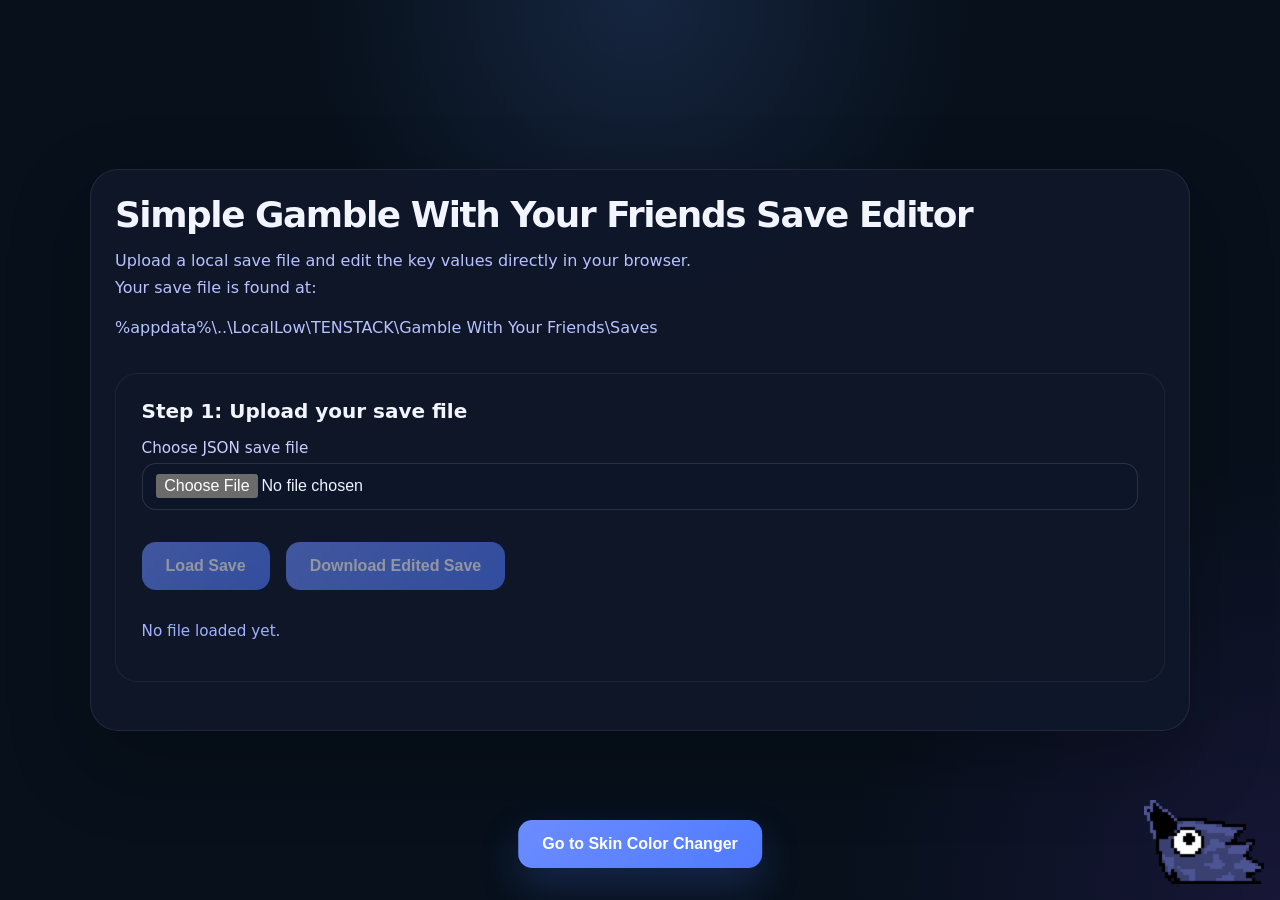
<file: RandomStuff/Projects/GWYFSave/index.html>
﻿<!DOCTYPE html>
<html lang="en">
<head>
    <meta charset="UTF-8" />
    <meta name="viewport" content="width=device-width, initial-scale=1.0" />
    <title>Simple Gamble With Your Friends Save Editor</title>
    <meta name="description" content="Local save editor for Simple Gamble With Your Friends. Edit money, tickets, seed, and player organs in-browser.">
    <meta property="og:title" content="Simple Gamble With Your Friends Save Editor">
    <meta property="og:description" content="Edit GWYF save files locally in your browser. Change money, tickets, seed, and player organ state.">
    <meta property="og:type" content="website">
    <meta property="og:site_name" content="Simple Gamble With Your Friends Save Editor">
    <style>
        :root {
            color-scheme: dark;
            background: #0c1220;
            color: #f2f5ff;
            font-family: Inter, system-ui, -apple-system, BlinkMacSystemFont, "Segoe UI", sans-serif;
        }
        * {
            box-sizing: border-box;
        }
        html, body {
            min-height: 100%;
            margin: 0;
            padding: 0;
        }
        body {
            min-height: 100vh;
            display: flex;
            justify-content: center;
            align-items: center;
            padding: 1rem;
            background: radial-gradient(circle at top, rgba(100, 150, 255, 0.16), transparent 30%),
                        radial-gradient(circle at bottom right, rgba(140, 70, 255, 0.12), transparent 28%),
                        #07101b;
        }
        .frame {
            width: min(1100px, 100%);
            max-height: calc(100vh - 2rem);
            padding: 1.5rem;
            border-radius: 28px;
            background: rgba(15, 23, 42, 0.94);
            border: 1px solid rgba(255,255,255,0.08);
            box-shadow: 0 30px 80px rgba(0, 0, 0, 0.25);
            overflow-y: auto;
        }
        header {
            display: grid;
            gap: 0.75rem;
            margin-bottom: 2rem;
        }
        header h1 {
            margin: 0;
            font-size: clamp(2rem, 2.8vw, 3.3rem);
            letter-spacing: -0.04em;
        }
        header p {
            margin: 0;
            color: #b8c2ff;
            max-width: 60ch;
            line-height: 1.7;
        }
        .card {
            margin-bottom: 1.5rem;
            padding: 1.6rem;
            border-radius: 22px;
            background: rgba(15, 23, 42, 0.76);
            border: 1px solid rgba(255,255,255,0.06);
        }
        .card h2 {
            margin-top: 0;
            margin-bottom: 1rem;
            font-size: 1.25rem;
        }
        .field-group {
            display: grid;
            gap: 1rem;
        }
        .field {
            display: grid;
            gap: 0.35rem;
        }
        .field label {
            font-size: 0.95rem;
            color: #c8d0ff;
        }
        .field input[type="text"],
        .field input[type="number"],
        .field input[type="file"] {
            width: 100%;
            padding: 0.95rem 1rem;
            border-radius: 14px;
            border: 1px solid rgba(255,255,255,0.12);
            background: rgba(14, 22, 40, 0.9);
            color: #eef3ff;
            font-size: 1rem;
        }
        .field input[type="file"] {
            cursor: pointer;
            padding: 0.65rem 0.85rem;
        }
        .actions {
            display: flex;
            flex-wrap: wrap;
            gap: 1rem;
            align-items: center;
            margin-top: 1rem;
        }
        button {
            border: none;
            cursor: pointer;
            border-radius: 14px;
            padding: 0.95rem 1.5rem;
            font-weight: 700;
            font-size: 1rem;
            background: linear-gradient(135deg, #6c8cff 0%, #4f7bff 100%);
            color: white;
            box-shadow: 0 18px 40px rgba(79, 123, 255, 0.22);
            transition: transform 0.18s ease, box-shadow 0.18s ease;
        }
        button:hover {
            transform: translateY(-1px);
            box-shadow: 0 22px 44px rgba(79, 123, 255, 0.3);
        }
        button:disabled {
            opacity: 0.55;
            cursor: not-allowed;
            box-shadow: none;
        }
        .organ-grid {
            display: grid;
            gap: 1rem;
        }
        .organ-card {
            padding: 1rem;
            border-radius: 18px;
            background: rgba(7, 15, 28, 0.85);
            border: 1px solid rgba(255,255,255,0.08);
        }
        .organ-row {
            display: flex;
            flex-wrap: wrap;
            gap: 0.75rem;
            align-items: center;
        }
        .organ-row input[type="checkbox"] {
            accent-color: #6c8cff;
            width: 1.15rem;
            height: 1.15rem;
        }
        .organ-row label {
            user-select: none;
        }
        .notice {
            margin-top: 0.75rem;
            padding: 1rem 1.1rem;
            border-radius: 16px;
            background: rgba(70, 78, 112, 0.16);
            border: 1px solid rgba(111, 123, 255, 0.16);
            color: #d7ddff;
        }
        .status {
            margin-top: 1rem;
            color: #a2b0ff;
            font-size: 0.95rem;
        }
        @media (min-width: 760px) {
            .field-grid-3 {
                display: grid;
                grid-template-columns: repeat(3, minmax(0, 1fr));
                gap: 1rem;
            }
            .organ-grid {
                grid-template-columns: repeat(2, minmax(0, 1fr));
            }
        }
        .nav-footer {
            position: fixed;
            bottom: 2rem;
            left: 50%;
            transform: translateX(-50%);
            display: flex;
            gap: 1rem;
            z-index: 100;
        }
        .nav-footer a {
            text-decoration: none;
        }
        .coin-modal {
            display: none;
            position: fixed;
            top: 0;
            left: 0;
            right: 0;
            bottom: 0;
            background: rgba(0, 0, 0, 0.7);
            z-index: 1000;
            justify-content: center;
            align-items: center;
        }
        .coin-modal.active {
            display: flex;
        }
        .coin-container {
            position: relative;
            width: 150px;
            height: 150px;
            perspective: 1000px;
        }
        .coin {
            width: 100%;
            height: 100%;
            position: relative;
            transform-style: preserve-3d;
        }
        @keyframes flip {
            0% { transform: rotateY(0deg); }
            100% { transform: rotateY(1980deg); }
        }
        .coin-side {
            position: absolute;
            width: 100%;
            height: 100%;
            display: flex;
            justify-content: center;
            align-items: center;
            font-size: 3rem;
            font-weight: bold;
            border-radius: 50%;
            backface-visibility: hidden;
        }
        .coin-green {
            background: linear-gradient(135deg, #4ade80 0%, #22c55e 100%);
            color: white;
            box-shadow: 0 10px 30px rgba(34, 197, 94, 0.4);
        }
        .coin-red {
            background: linear-gradient(135deg, #ef4444 0%, #dc2626 100%);
            color: white;
            box-shadow: 0 10px 30px rgba(220, 38, 38, 0.4);
            transform: rotateY(180deg);
        }
        .coin-result {
            position: absolute;
            top: 50%;
            left: 50%;
            transform: translate(-50%, -50%);
            text-align: center;
            margin-top: 150px;
            color: white;
            font-size: 1.5rem;
            font-weight: bold;
            opacity: 0;
            transition: opacity 0.5s ease;
        }
        .coin-result.show {
            opacity: 1;
        }
    </style>
</head>
<body>
    <div class="frame">
        <header>
            <h1>Simple Gamble With Your Friends Save Editor</h1>
            <p>Upload a local save file and edit the key values directly in your browser. Your save file is found at: </p>
            <p>%appdata%\..\LocalLow\TENSTACK\Gamble With Your Friends\Saves</p>
        </header>

        <section class="card">
            <h2>Step 1: Upload your save file</h2>
            <div class="field-group">
                <div class="field">
                    <label for="saveFile">Choose JSON save file</label>
                    <input id="saveFile" type="file" accept=".json" />
                </div>
                <div class="actions">
                    <button id="loadButton" type="button" disabled>Load Save</button>
                    <button id="downloadButton" type="button" disabled>Download Edited Save</button>
                </div>
                <p class="status" id="fileStatus">No file loaded yet.</p>
            </div>
        </section>

        <section class="card" id="editorSection" style="display: none;">
            <h2>Save editor</h2>
            <div class="notice">Edit money, tickets, and seed values.</div>
            <div class="field-grid-3">
                <div class="field">
                    <label for="moneyInput">Money</label>
                    <input id="moneyInput" type="number" min="0" step="1" />
                </div>
                <div class="field">
                    <label for="ticketsInput">Tickets</label>
                    <input id="ticketsInput" type="number" min="0" step="1" />
                </div>
                <div class="field">
                    <label for="seedInput">Seed</label>
                    <input id="seedInput" type="number" step="1" />
                </div>
            </div>
            <div class="status" id="saveInfo"></div>
        </section>

        <section class="card" id="organsSection" style="display: none;">
            <h2>Player organ states</h2>
            <div class="notice">Toggle organs on or off for each persons entry.</div>
            <div class="organ-grid" id="organGrid"></div>
        </section>
    </div>

    <div class="coin-modal" id="coinModal">
        <div class="coin-container">
            <div class="coin" id="coinFlip">
                <div class="coin-side coin-green">✓</div>
                <div class="coin-side coin-red">✗</div>
            </div>
            <div class="coin-result" id="coinResult"></div>
        </div>
    </div>

    <nav class="nav-footer">
        <a href="Color/" style="text-decoration: none;"><button type="button">Go to Skin Color Changer</button></a>
    </nav>

    <script>
        const fileInput = document.getElementById('saveFile');
        const loadButton = document.getElementById('loadButton');
        const downloadButton = document.getElementById('downloadButton');
        const editorSection = document.getElementById('editorSection');
        const organsSection = document.getElementById('organsSection');
        const fileStatus = document.getElementById('fileStatus');
        const saveInfo = document.getElementById('saveInfo');
        const organGrid = document.getElementById('organGrid');
        const moneyInput = document.getElementById('moneyInput');
        const ticketsInput = document.getElementById('ticketsInput');
        const seedInput = document.getElementById('seedInput');

        let loadedFileName = '';
        let saveData = null;

        function renderEditor() {
            if (!saveData) return;
            editorSection.style.display = 'block';
            organsSection.style.display = 'block';
            moneyInput.value = Number(saveData.money ?? 0);
            ticketsInput.value = Number(saveData.tickets ?? 0);
            seedInput.value = Number(saveData.seed ?? 0);
            saveInfo.textContent = `Loaded ${saveData.saveName || loadedFileName} · Money: ${moneyInput.value} · Tickets: ${ticketsInput.value} · Seed: ${seedInput.value}`;
            renderOrganGrid();
        }

        function renderOrganGrid() {
            organGrid.innerHTML = '';
            if (!saveData || !Array.isArray(saveData.playerOrganStates) || saveData.playerOrganStates.length === 0) {
                organGrid.innerHTML = '<p style="grid-column: 1 / -1; color: #d7ddff;">No player organ state entries found in this save.</p>';
                return;
            }
            saveData.playerOrganStates.forEach((entry, index) => {
                const card = document.createElement('div');
                card.className = 'organ-card';
                card.innerHTML = `
                    <div style="margin-bottom: 1rem;">
                        <strong>SteamID</strong><br />
                        <span style="color: #aac4ff;">${entry.steamId || 'unknown'}</span>
                    </div>
                    <div class="organ-row">
                        <label><input type="checkbox" data-entry="${index}" data-key="leftEye" ${entry.leftEye ? 'checked' : ''} /> leftEye</label>
                        <label><input type="checkbox" data-entry="${index}" data-key="rightEye" ${entry.rightEye ? 'checked' : ''} /> rightEye</label>
                        <label><input type="checkbox" data-entry="${index}" data-key="body" ${entry.body ? 'checked' : ''} /> body</label>
                        <label><input type="checkbox" data-entry="${index}" data-key="mouth" ${entry.mouth ? 'checked' : ''} /> mouth</label>
                    </div>
                `;
                organGrid.appendChild(card);
            });

            organGrid.querySelectorAll('input[type="checkbox"]').forEach(input => {
                input.addEventListener('change', event => {
                    const target = event.target;
                    const entryIndex = Number(target.dataset.entry);
                    const key = target.dataset.key;
                    if (!saveData || !saveData.playerOrganStates || !saveData.playerOrganStates[entryIndex]) return;
                    saveData.playerOrganStates[entryIndex][key] = target.checked;
                });
            });
        }

        function updateSaveDataField(key, inputElement) {
            if (!saveData) return;
            const value = inputElement.value;
            saveData[key] = Number(value);
            saveInfo.textContent = `Loaded ${saveData.saveName || loadedFileName} · Money: ${saveData.money} · Tickets: ${saveData.tickets} · Seed: ${saveData.seed}`;
        }

        function downloadSave() {
            if (!saveData) return;
            downloadButton.disabled = true;
            showCoinFlip(() => {
                const jsonText = JSON.stringify(saveData, null, 4);
                const blob = new Blob([jsonText], { type: 'application/json' });
                const url = URL.createObjectURL(blob);
                const link = document.createElement('a');
                link.href = url;
                link.download = loadedFileName;
                document.body.appendChild(link);
                link.click();
                document.body.removeChild(link);
                URL.revokeObjectURL(url);
                downloadButton.disabled = false;
            });
        }

        loadButton.addEventListener('click', () => {
            const file = fileInput.files?.[0];
            if (!file) {
                fileStatus.textContent = 'Please choose a JSON save file first.';
                return;
            }
            const reader = new FileReader();
            reader.onload = () => {
                try {
                    saveData = JSON.parse(reader.result);
                    loadedFileName = file.name;
                    fileStatus.textContent = `Loaded ${file.name}. You can now edit values and download the updated save.`;
                    downloadButton.disabled = false;
                    renderEditor();
                } catch (error) {
                    saveData = null;
                    fileStatus.textContent = 'Invalid JSON file. Please choose a valid game save JSON file.';
                    editorSection.style.display = 'none';
                    organsSection.style.display = 'none';
                    downloadButton.disabled = true;
                }
            };
            reader.onerror = () => {
                fileStatus.textContent = 'Unable to read the file. Please try again.';
            };
            reader.readAsText(file);
        });

        fileInput.addEventListener('change', () => {
            loadButton.disabled = !fileInput.files?.length;
            if (fileInput.files?.length) {
                fileStatus.textContent = `Selected ${fileInput.files[0].name}. Press Load Save to open it.`;
            }
        });

        moneyInput.addEventListener('input', () => updateSaveDataField('money', moneyInput));
        ticketsInput.addEventListener('input', () => updateSaveDataField('tickets', ticketsInput));
        seedInput.addEventListener('input', () => updateSaveDataField('seed', seedInput));

        function showCoinFlip(onSuccess) {
            const coinModal = document.getElementById('coinModal');
            const coinFlip = document.getElementById('coinFlip');
            const coinResult = document.getElementById('coinResult');
            const isWin = Math.random() > 0.5;

            coinModal.classList.add('active');
            coinFlip.style.transform = 'rotateY(0deg)';
            coinFlip.style.transition = 'none';
            coinResult.classList.remove('show');
            coinResult.textContent = '';

            setTimeout(() => {
                coinFlip.style.transition = 'transform 2.5s ease-in-out';
                coinFlip.style.transform = isWin ? 'rotateY(1800deg)' : 'rotateY(1980deg)';
            }, 10);

            setTimeout(() => {
                if (isWin) {
                    coinResult.textContent = '✓ You got GREEN! Download starting...';
                    coinResult.style.color = '#4ade80';
                    coinResult.classList.add('show');
                    setTimeout(() => {
                        coinModal.classList.remove('active');
                        onSuccess();
                    }, 1500);
                } else {
                    coinResult.textContent = '✗ You got RED! Try again';
                    coinResult.style.color = '#ef4444';
                    coinResult.classList.add('show');
                    setTimeout(() => {
                        coinModal.classList.remove('active');
                        downloadButton.disabled = false;
                    }, 1500);
                }
            }, 2700);
        }

        downloadButton.addEventListener('click', downloadSave);
    </script>
<div id="kawCorner" style="position:fixed;bottom:16px;right:16px;z-index:9999;cursor:pointer;user-select:none;">
    <img id="kawCornerImg" src="/Textures/KawKaw/kaw_idle.gif" alt="Kaw" style="display:block;width:120px;height:auto;pointer-events:none;" />
    <audio id="kawCornerAudio" src="/Textures/KawKaw/kaw.mp3"></audio>
  </div>
  <script>
    (function() {
      const idleSrc = '/Textures/KawKaw/kaw_idle.gif';
      const lickSrc = '/Textures/KawKaw/kaw_lick.gif';
      const img = document.getElementById('kawCornerImg');
      const audio = document.getElementById('kawCornerAudio');
      const wrapper = document.getElementById('kawCorner');
      let timer = null;

      if (!img || !audio || !wrapper) return;

      wrapper.addEventListener('click', () => {
        img.src = lickSrc;
        audio.currentTime = 0;
        audio.play().catch(() => {});
        if (timer) clearTimeout(timer);
        timer = setTimeout(() => {
          img.src = idleSrc;
        }, 1000);
      });
    })();
  </script>
  </body>
</html>
</file>
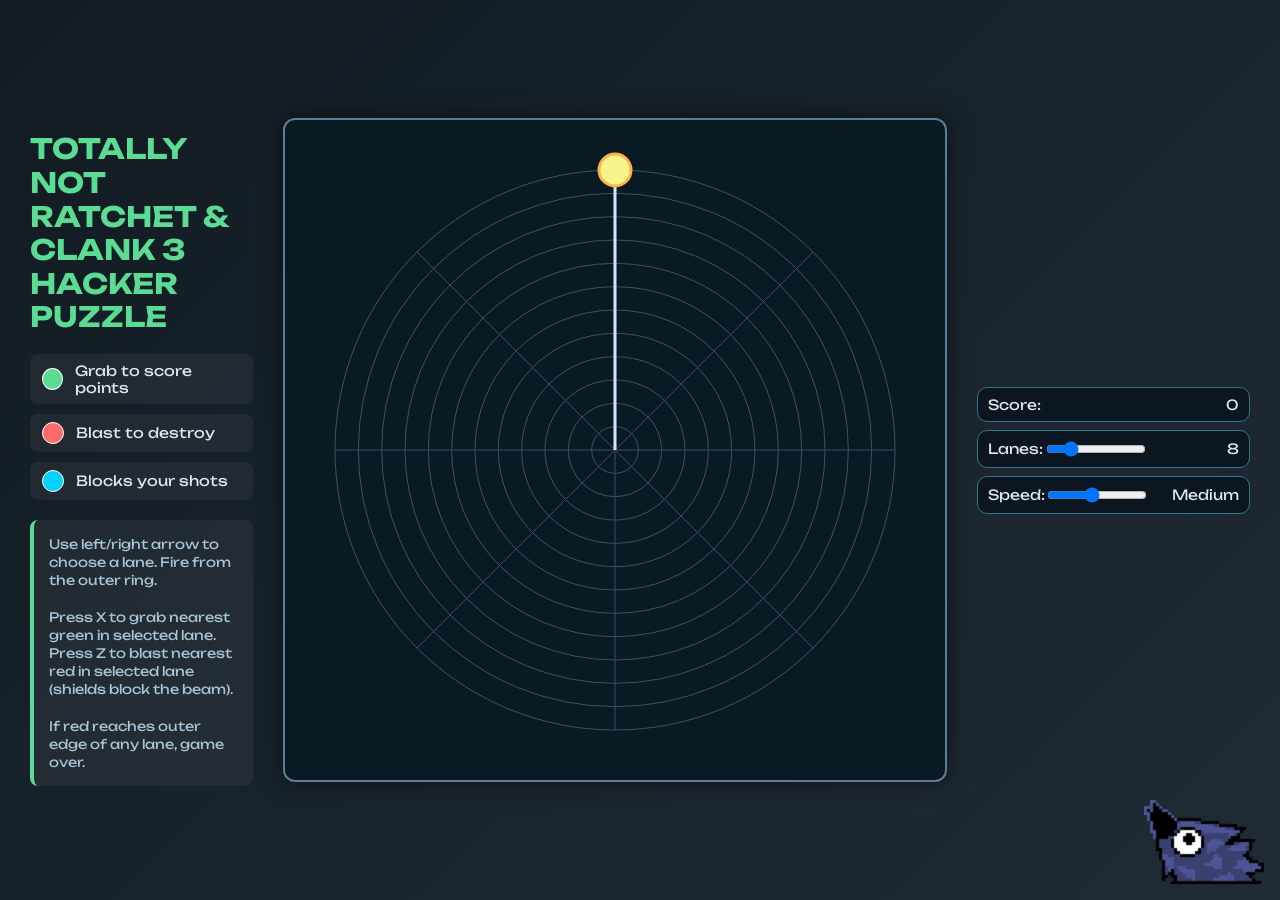
<file: RandomStuff/Projects/RaC3HackerPuzzle/index.html>
<!DOCTYPE html>
<html lang="en">
<head>
  <meta charset="UTF-8" />
  <meta name="viewport" content="width=device-width, initial-scale=1.0" />
  <title>Totally Not Ratchet & Clank 3 Hacker Puzzle</title>
  <link href="https://fonts.googleapis.com/css2?family=Unbounded:wght@400;700&display=swap" rel="stylesheet">
  <style>
    body {
      margin: 0;
      display: flex;
      justify-content: space-evenly;
      align-items: center;
      min-height: 100vh;
      font-family: 'Unbounded', sans-serif;
      background: linear-gradient(135deg, #121b22 0%, #1f2b35 100%);
      color: #e0e8f0;
      flex-direction: row;
      overflow: hidden;
    }
    canvas {
      /* Removed fixed CSS size to allow flex layout */
      border: 2px solid #5a7f93;
      background: #0a1a25;
      border-radius: 12px;
      display: block;
      box-shadow: 0 0 25px rgba(0,0,0,0.5);
    }
    .panel {
      flex: 1;
      display: flex;
      flex-direction: column;
      justify-content: center;
      padding: 30px;
      max-width: 350px;
      height: 100vh;
      box-sizing: border-box;
    }
    .left-panel { align-items: flex-start; text-align: left; }
    .right-panel { align-items: center; }
    h1 {
      font-size: 28px;
      color: #5cdb95;
      margin-bottom: 20px;
      line-height: 1.2;
      text-transform: uppercase;
    }
    .hud {
      display: flex;
      flex-direction: column;
      width: 100%;
      gap: 8px;
      font-size: 14px;
    }
    .hud div {
      background: rgba(10, 19, 30, 0.85);
      border: 1px solid #34738f;
      border-radius: 10px;
      padding: 8px 10px;
      display: flex;
      justify-content: space-between;
      align-items: center;
    }
    .hud input[type=range] {
      width: 100px;
      cursor: pointer;
    }
    #speedLabel { min-width: 90px; text-align: right; }
    #laneDisplay { min-width: 90px; text-align: right; }
    .instruction {
      font-size: 13px;
      line-height: 1.4;
      color: #aac4d8;
      background: rgba(255, 255, 255, 0.05);
      padding: 15px;
      border-radius: 8px;
      border-left: 4px solid #5cdb95;
    }
    .legend {
      margin-bottom: 20px;
      display: flex;
      flex-direction: column;
      gap: 10px;
      width: 100%;
    }
    .legend-item {
      display: flex;
      align-items: center;
      gap: 12px;
      font-size: 14px;
      background: rgba(255, 255, 255, 0.05);
      padding: 8px 12px;
      border-radius: 8px;
    }
    .icon {
      width: 20px;
      height: 20px;
      border-radius: 50%;
      border: 1px solid #fff;
      display: inline-block;
    }
    .icon.green { background-color: #5cdb95; }
    .icon.red { background-color: #ff6b6b; }
    .icon.shield { background-color: #00d1ff; }
    .status {
      margin-top: 10px;
      font-size: 20px;
      font-weight: bold;
      color: #e0e8f0;
    }
    .status.gameover {
      color: #ff6b6b;
    }
    .btn {
      margin-top: 8px;
      border: none;
      background: linear-gradient(90deg,#41ad79,#2d9dc6);
      color: #fff;
      padding: 8px 16px;
      border-radius: 8px;
      cursor: pointer;
      font-weight: bold;
    }
    .overlay {
      position: fixed;
      left: 0;
      top: 0;
      right: 0;
      bottom: 0;
      background: rgba(0,0,0,0.7);
      display: flex;
      align-items: center;
      justify-content: center;
      z-index: 999;
    }
    .overlay.hidden { display: none; }
    .gameover-box {
      background: #11242f;
      border: 2px solid #52b2ff;
      padding: 24px;
      border-radius: 12px;
      color: #fff;
      text-align: center;
      width: 280px;
    }
    .gameover-box h2 {
      margin: 0 0 10px;
    }
    .shortcut-hint {
      margin-top: 10px;
      font-size: 12px;
      color: #8899a6;
    }
  </style>
</head>
<body>
  <div class="panel left-panel">
    <h1>Totally Not Ratchet & Clank 3 Hacker Puzzle</h1>
    <div class="legend">
      <div class="legend-item">
        <span class="icon green"></span>
        <span>Grab to score points</span>
      </div>
      <div class="legend-item">
        <span class="icon red"></span>
        <span>Blast to destroy</span>
      </div>
      <div class="legend-item">
        <span class="icon shield"></span>
        <span>Blocks your shots</span>
      </div>
    </div>
    <div class="instruction">
      Use left/right arrow to choose a lane. Fire from the outer ring.<br><br>
      Press X to grab nearest green in selected lane.<br>
      Press Z to blast nearest red in selected lane (shields block the beam).<br><br>
      If red reaches outer edge of any lane, game over.
    </div>
  </div>

  <canvas id="canvas" width="660" height="660"></canvas>

  <div class="panel right-panel">
    <div class="hud">
      <div>Score: <span id="score">0</span></div>
      <div>Lanes: <input id="laneCount" type="range" min="5" max="20" value="8" /> <span id="laneDisplay">8</span></div>
      <div>Speed: <input id="speedControl" type="range" min="1" max="10" value="5" /> <span id="speedLabel">Medium</span></div>
    </div>
  </div>

  <div id="gameover" class="overlay hidden">
    <div class="gameover-box">
      <h2>Game Over</h2>
      <p>Score: <span id="gameoverScore">0</span></p>
      <button id="gameoverRestart" class="btn">Play Again</button>
      <div class="shortcut-hint">Or Space Key</div>
    </div>
  </div>
  <script>
    const canvas = document.getElementById('canvas');
    const ctx = canvas.getContext('2d');
    const scoreEl = document.getElementById('score');
    const speedLabel = document.getElementById('speedLabel');
    const laneCountSlider = document.getElementById('laneCount');
    const laneDisplay = document.getElementById('laneDisplay');
    const speedControl = document.getElementById('speedControl');

    const centerX = canvas.width / 2;
    const centerY = canvas.height / 2;
    let lanes = 8;
    let ringSteps = 8;
    let stepRadius = 50;

    let objects = [];
    let selectedLane = 0;
    let displayLane = 0;
    let score = 0;
    let gameOver = false;
    let spawnTimer;
    let moveTimer;
    let shieldTimers = new Array(lanes).fill(0);
    let animationFrameId;

    let actionEffect = null;
    const actionEffectDuration = 140;
    let laneAnimation = { active: false, from:0, to:0, start:0, duration:140 };

    const typeColors = {
      green: '#5cdb95',
      red: '#ff6b6b',
      shield: '#00d1ff'
    };

    function resetGame() {
      if (animationFrameId) cancelAnimationFrame(animationFrameId);
      updateSettingsFromUI();
      objects = [];
      selectedLane = 0;
      displayLane = 0;
      laneAnimation.active = false;
      score = 0;
      gameOver = false;
      scoreEl.textContent = score;
      document.getElementById('gameover').classList.add('hidden');
      updateShieldText();
      clearInterval(spawnTimer);
      clearInterval(moveTimer);

      const speed = getSpeedSettings();
      spawnTimer = setInterval(spawnWave, speed.spawnInterval);
      moveTimer = setInterval(gameTick, speed.moveInterval);
      updateSpeedLabel();
      draw();
    }

    function spawnWave() {
      if (gameOver) return;
      // spawn 1-5 objects from the center (position 0) in random lanes
      const maxSpawn = Math.min(5, lanes);
      const count = Math.floor(Math.random() * maxSpawn) + 1;
      const candidateLanes = Array.from({ length: lanes }, (_, i) => i);
      for (let i = 0; i < count; i++) {
        if (candidateLanes.length === 0) break;
        const pick = Math.floor(Math.random() * candidateLanes.length);
        const lane = candidateLanes.splice(pick, 1)[0];
        const r = Math.random();
        const type = r < 0.45 ? 'red' : r < 0.8 ? 'green' : 'shield';
        const position = 0;
        objects.push({ lane, position, type });
      }
    }

    function getTopLane() {
      return Math.round(displayLane) % lanes;
    }

    function startLaneTransition(nextLane) {
      laneAnimation.active = true;
      laneAnimation.from = displayLane;
      laneAnimation.to = nextLane;
      laneAnimation.start = performance.now();
      laneAnimation.duration = 140;
    }

    function updateLaneAnimation() {
      if (!laneAnimation.active) return;
      const now = performance.now();
      const elapsed = Math.min(now - laneAnimation.start, laneAnimation.duration);
      const progress = elapsed / laneAnimation.duration;
      const shortest = ((laneAnimation.to - laneAnimation.from + lanes + lanes/2) % lanes) - lanes/2;
      displayLane = ((laneAnimation.from + shortest * progress) % lanes + lanes) % lanes;
      if (elapsed >= laneAnimation.duration) {
        displayLane = laneAnimation.to;
        laneAnimation.active = false;
      }
    }

    function gameTick() {
      if (gameOver) return;
      const now = Date.now();
      for (let i = objects.length - 1; i >= 0; i--) {
        const obj = objects[i];
        obj.position += 1;
        if (obj.position >= ringSteps - 1) {
          if (obj.type === 'red') {
            endGame();
            return;
          }
          if (obj.type === 'shield') {
            activateShield(obj.lane);
          }
          objects.splice(i, 1);
        }
      }
      for (let l = 0; l < lanes; l++) {
        if (shieldTimers[l] > 0 && shieldTimers[l] < now) {
          shieldTimers[l] = 0;
          updateShieldText();
        }
      }
      updateUI();
      requestAnimationFrame(draw);
    }

    function activateShield(lane) {
      // shieldTimers[lane] = Date.now() + 5000; // Shields no longer protect from Game Over
      updateShieldText();
    }

    function updateShieldText() {
      // no HUD display required for shields anymore.
    }

    function updateSettingsFromUI() {
      let requested = parseInt(laneCountSlider.value, 10);
      if (Number.isNaN(requested) || requested < 5) requested = 5;
      if (requested > 20) requested = 20;
      lanes = requested;
      ringSteps = Math.min(22, Math.max(6, lanes + 4));
      stepRadius = Math.max(12, Math.min(32, 280 / ringSteps));
      if (selectedLane >= lanes) selectedLane = 0;
      if (displayLane >= lanes) displayLane = 0;
      shieldTimers = new Array(lanes).fill(0);
      laneCountSlider.value = lanes;
      laneDisplay.textContent = lanes;
    }

    function getSpeedSettings() {
      const value = Number(speedControl.value);
      const laneFactor = Math.max(1, (20 - lanes) * 6); // fewer lanes = slower base
      const spawn = 2600 - value * 210 + laneFactor;
      const movement = 350 - value * 24 + Math.floor(laneFactor / 2);
      return {
        spawnInterval: Math.max(300, spawn),
        moveInterval: Math.max(100, movement),
      };
    }

    function updateSpeedLabel() {
      const names = ['Very Slow', 'Slow', 'Medium', 'Fast', 'Very Fast', 'Extreme'];
      const index = Math.min(names.length - 1, Math.floor((Number(speedControl.value) - 1) / 2));
      speedLabel.textContent = names[index];
    }

    function updateUI() {
      scoreEl.textContent = score;
    }

    function showGameOver() {
      const overlay = document.getElementById('gameover');
      const scoreDisplay = document.getElementById('gameoverScore');
      overlay.classList.remove('hidden');
      scoreDisplay.textContent = score;
    }

    function endGame() {
      gameOver = true;
      clearInterval(spawnTimer);
      cancelAnimationFrame(animationFrameId);
      clearInterval(moveTimer);
      showGameOver();
    }

    function operateAction(action) {
      if (gameOver) return;
      // Get objects in the selected lane
      const laneObjects = objects.filter(o => o.lane === selectedLane);
      
      // Sort descending (Closest to Player/Edge -> Closest to Center)
      laneObjects.sort((a, b) => b.position - a.position);

      if (laneObjects.length === 0) return;

      let target = null;

      if (action === 'blast') {
        // Find nearest valid target (Red), blocked by Shield
        for (const obj of laneObjects) {
          if (obj.type === 'shield') {
            target = obj; // Beam hits shield
            break; 
          }
          if (obj.type === 'red') {
            target = obj; // Beam hits red
            break;
          }
          if (obj.type === 'green') {
            target = obj; // Beam hits green
            break;
          }
        }
      } else if (action === 'grab') {
        // Find nearest Green, blocked by Shield (and maybe Red?)
        for (const obj of laneObjects) {
          if (obj.type === 'shield') {
            target = null; // Blocked
            break;
          }
          if (obj.type === 'green') {
            target = obj; // Grab green
            break;
          }
        }
      }
      if (!target) return;

      if (action === 'blast') {
        // If we hit red or green, destroy it.
        if (target.type === 'red' || target.type === 'green') {
          objects = objects.filter(obj => obj !== target);
        }
      } else if (action === 'grab') {
        if (target.type === 'green') {
          score += 1;
          objects = objects.filter(obj => obj !== target);
        }
      }

      actionEffect = {
        type: action,
        lane: selectedLane,
        timestamp: Date.now(),
        targetPos: target.position,
      };

      updateUI();
      requestAnimationFrame(draw);
    }

    function draw() {
      ctx.clearRect(0, 0, canvas.width, canvas.height);

      ctx.save();
      ctx.translate(centerX, centerY);
      // draw ring background
      for (let r = 1; r <= ringSteps; r++) {
        ctx.beginPath();
        ctx.arc(0, 0, r * stepRadius, 0, Math.PI * 2);
        ctx.strokeStyle = '#3b5361';
        ctx.lineWidth = 1;
        ctx.stroke();
      }

      updateLaneAnimation();
      // draw lanes (selected lane is at top; board orientation changes by input only)
      for (let i = 0; i < lanes; i++) {
        const angle = (((i - displayLane + lanes) % lanes) / lanes) * Math.PI * 2 - Math.PI / 2;
        const x = Math.cos(angle) * ringSteps * stepRadius;
        const y = Math.sin(angle) * ringSteps * stepRadius;
        ctx.beginPath();
        ctx.moveTo(0, 0);
        ctx.lineTo(x, y);
        ctx.strokeStyle = '#2f4f67';
        ctx.lineWidth = 1;
        ctx.stroke();
      }

      // Draw static player aim line (Always at top / -90deg)
      ctx.beginPath();
      ctx.moveTo(0, 0);
      ctx.lineTo(0, -(ringSteps * stepRadius));
      ctx.strokeStyle = '#cee6ff';
      ctx.lineWidth = 3;
      ctx.stroke();

      // Draw objects with rotation offset so selected lane is top
      objects.forEach(obj => {
        const angle = (((obj.lane - displayLane + lanes) % lanes) / lanes) * Math.PI * 2 - Math.PI / 2;
        const dist = (obj.position + 1) * stepRadius;
        const x = Math.cos(angle) * dist;
        const y = Math.sin(angle) * dist;
        ctx.beginPath();
        ctx.arc(x, y, 16, 0, Math.PI * 2);
        ctx.fillStyle = typeColors[obj.type];
        ctx.fill();
        ctx.strokeStyle = '#fff';
        ctx.lineWidth = 1;
        ctx.stroke();
      });

      // action visual effect line from top shooter (downward path)
      if (actionEffect && Date.now() - actionEffect.timestamp < actionEffectDuration) {
        const elapsed = Date.now() - actionEffect.timestamp;
        const t = 1 - elapsed / actionEffectDuration;
        const angle = (((actionEffect.lane - displayLane + lanes) % lanes) / lanes) * Math.PI * 2 - Math.PI / 2;
        const targetDist = (actionEffect.targetPos + 1) * stepRadius;
        const targetX = Math.cos(angle) * targetDist;
        const targetY = Math.sin(angle) * targetDist;
        const topY = -(ringSteps * stepRadius);
        const effectColor = actionEffect.type === 'blast' ? `rgba(255, 99, 71, ${t * 0.9})` : `rgba(92, 219, 149, ${t * 0.9})`;
        ctx.strokeStyle = effectColor;
        ctx.lineWidth = 8 * t;
        ctx.beginPath();
        ctx.moveTo(0, topY);
        ctx.lineTo(targetX, targetY);
        ctx.stroke();
      }

      // draw top shooter
      const shooterRadius = 16;
      const shooterY = -(ringSteps * stepRadius);
      ctx.fillStyle = '#f7f38b';
      ctx.beginPath();
      ctx.arc(0, shooterY, shooterRadius, 0, Math.PI * 2);
      ctx.fill();
      ctx.strokeStyle = '#ffb347';
      ctx.lineWidth = 3;
      ctx.stroke();

      ctx.restore();

      if (!gameOver) animationFrameId = requestAnimationFrame(draw);
    }

    window.addEventListener('keydown', (e) => {
      if (e.repeat) return;
      if (gameOver && e.key !== 'r' && e.key !== ' ') return;
      switch (e.key) {
        case 'ArrowLeft':
          const nextLeft = (selectedLane + lanes - 1) % lanes;
          selectedLane = nextLeft;
          startLaneTransition(nextLeft);
          break;
        case 'ArrowRight':
          const nextRight = (selectedLane + 1) % lanes;
          selectedLane = nextRight;
          startLaneTransition(nextRight);
          break;
        case 'x':
        case 'X':
          operateAction('grab');
          break;
        case 'z':
        case 'Z':
          operateAction('blast');
          break;
        case 'r':
        case 'R':
        case ' ':
          if (gameOver) resetGame();
          break;
      }
    });

    speedControl.addEventListener('input', () => {
      updateSpeedLabel();
      if (!gameOver) {
        clearInterval(spawnTimer);
        clearInterval(moveTimer);
        const speed = getSpeedSettings();
        spawnTimer = setInterval(spawnWave, speed.spawnInterval);
        moveTimer = setInterval(gameTick, speed.moveInterval);
      }
    });

    laneCountSlider.addEventListener('input', () => {
      laneDisplay.textContent = laneCountSlider.value;
      updateSettingsFromUI();
      if (!gameOver) resetGame();
    });

    document.getElementById('gameoverRestart').addEventListener('click', () => {
      document.getElementById('gameover').classList.add('hidden');
      resetGame();
    });

    resetGame();
  </script>
  <div id="kawCorner" style="position:fixed;bottom:16px;right:16px;z-index:9999;cursor:pointer;user-select:none;">
    <img id="kawCornerImg" src="/Textures/KawKaw/kaw_idle.gif" alt="Kaw" style="display:block;width:120px;height:auto;pointer-events:none;" />
    <audio id="kawCornerAudio" src="/Textures/KawKaw/kaw.mp3"></audio>
  </div>
  <script>
    (function() {
      const idleSrc = '/Textures/KawKaw/kaw_idle.gif';
      const lickSrc = '/Textures/KawKaw/kaw_lick.gif';
      const img = document.getElementById('kawCornerImg');
      const audio = document.getElementById('kawCornerAudio');
      const wrapper = document.getElementById('kawCorner');
      let timer = null;

      if (!img || !audio || !wrapper) return;

      wrapper.addEventListener('click', () => {
        img.src = lickSrc;
        audio.currentTime = 0;
        audio.play().catch(() => {});
        if (timer) clearTimeout(timer);
        timer = setTimeout(() => {
          img.src = idleSrc;
        }, 1000);
      });
    })();
  </script>
</body>
</html>
</file>
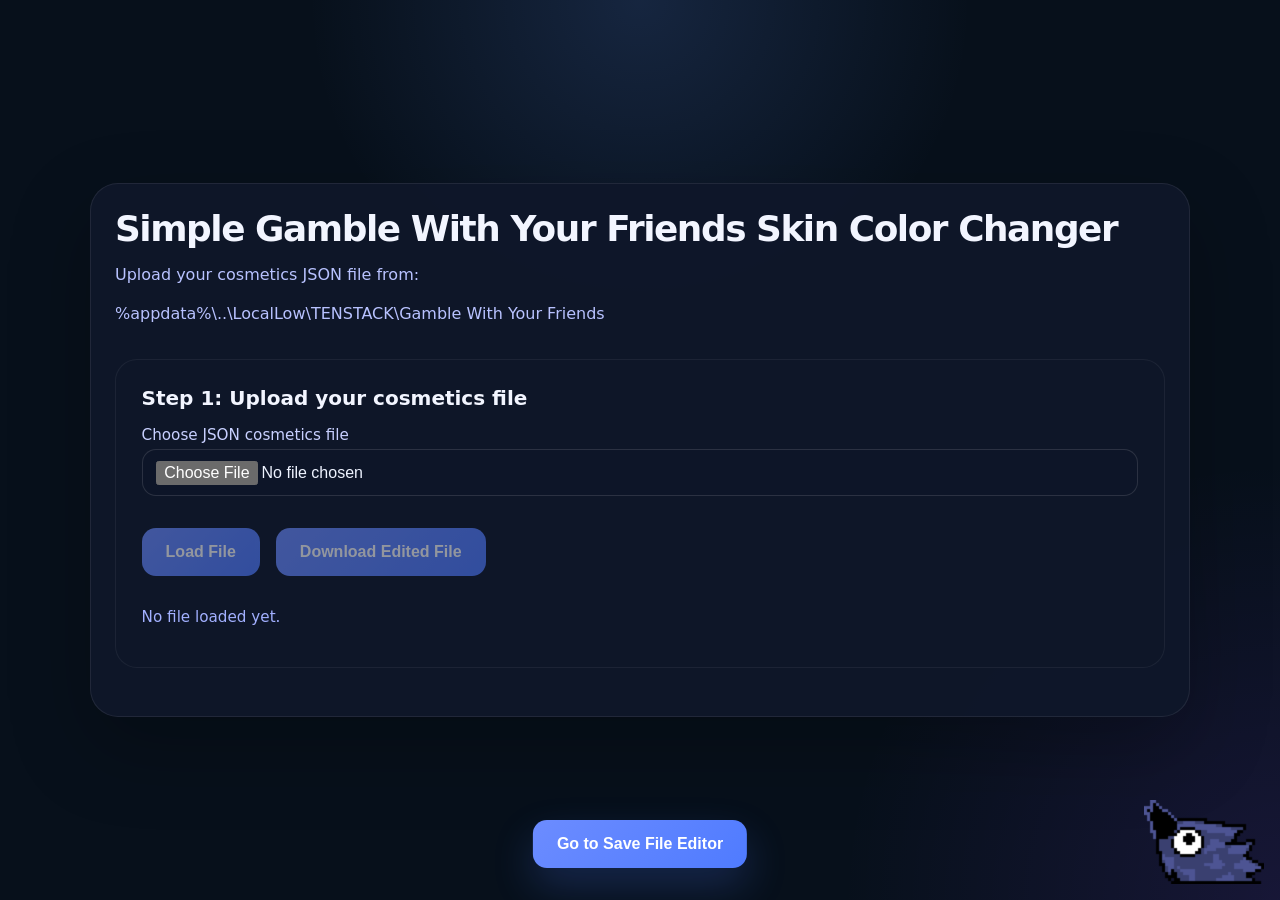
<file: RandomStuff/Projects/GWYFSave/Color/index.html>
<!DOCTYPE html>
<html lang="en">
<head>
    <meta charset="UTF-8" />
    <meta name="viewport" content="width=device-width, initial-scale=1.0" />
    <title>Simple Gamble With Your Friends Skin Color Changer</title>
    <meta name="description" content="Edit player skin color in Simple Gamble With Your Friends. Change color and unlock all cosmetics.">
    <meta property="og:title" content="Simple Gamble With Your Friends Skin Color Changer">
    <meta property="og:description" content="Edit player skin color and unlock cosmetics in GWYF">
    <meta property="og:type" content="website">
    <meta property="og:site_name" content="Simple Gamble With Your Friends Skin Color Changer">
    <style>
        :root {
            color-scheme: dark;
            background: #0c1220;
            color: #f2f5ff;
            font-family: Inter, system-ui, -apple-system, BlinkMacSystemFont, "Segoe UI", sans-serif;
        }
        * {
            box-sizing: border-box;
        }
        html, body {
            min-height: 100%;
            margin: 0;
            padding: 0;
        }
        body {
            min-height: 100vh;
            display: flex;
            justify-content: center;
            align-items: center;
            padding: 1rem;
            background: radial-gradient(circle at top, rgba(100, 150, 255, 0.16), transparent 30%),
                        radial-gradient(circle at bottom right, rgba(140, 70, 255, 0.12), transparent 28%),
                        #07101b;
        }
        .frame {
            width: min(1100px, 100%);
            max-height: calc(100vh - 2rem);
            padding: 1.5rem;
            border-radius: 28px;
            background: rgba(15, 23, 42, 0.94);
            border: 1px solid rgba(255,255,255,0.08);
            box-shadow: 0 30px 80px rgba(0, 0, 0, 0.25);
            overflow-y: auto;
        }
        header {
            display: grid;
            gap: 0.75rem;
            margin-bottom: 2rem;
        }
        header h1 {
            margin: 0;
            font-size: clamp(2rem, 2.8vw, 3.3rem);
            letter-spacing: -0.04em;
        }
        header p {
            margin: 0;
            color: #b8c2ff;
            max-width: 60ch;
            line-height: 1.7;
        }
        .card {
            margin-bottom: 1.5rem;
            padding: 1.6rem;
            border-radius: 22px;
            background: rgba(15, 23, 42, 0.76);
            border: 1px solid rgba(255,255,255,0.06);
        }
        .card h2 {
            margin-top: 0;
            margin-bottom: 1rem;
            font-size: 1.25rem;
        }
        .field-group {
            display: grid;
            gap: 1rem;
        }
        .field {
            display: grid;
            gap: 0.35rem;
        }
        .field label {
            font-size: 0.95rem;
            color: #c8d0ff;
        }
        .field input[type="text"],
        .field input[type="number"],
        .field input[type="file"],
        .field input[type="color"] {
            width: 100%;
            padding: 0.95rem 1rem;
            border-radius: 14px;
            border: 1px solid rgba(255,255,255,0.12);
            background: rgba(14, 22, 40, 0.9);
            color: #eef3ff;
            font-size: 1rem;
        }
        .field input[type="file"] {
            cursor: pointer;
            padding: 0.65rem 0.85rem;
        }
        .field input[type="color"] {
            padding: 0.6rem;
            height: 3rem;
        }
        .actions {
            display: flex;
            flex-wrap: wrap;
            gap: 1rem;
            align-items: center;
            margin-top: 1rem;
        }
        button {
            border: none;
            cursor: pointer;
            border-radius: 14px;
            padding: 0.95rem 1.5rem;
            font-weight: 700;
            font-size: 1rem;
            background: linear-gradient(135deg, #6c8cff 0%, #4f7bff 100%);
            color: white;
            box-shadow: 0 18px 40px rgba(79, 123, 255, 0.22);
            transition: transform 0.18s ease, box-shadow 0.18s ease;
        }
        button:hover {
            transform: translateY(-1px);
            box-shadow: 0 22px 44px rgba(79, 123, 255, 0.3);
        }
        button:disabled {
            opacity: 0.55;
            cursor: not-allowed;
            box-shadow: none;
        }
        .notice {
            margin-top: 0.75rem;
            padding: 1rem 1.1rem;
            border-radius: 16px;
            background: rgba(70, 78, 112, 0.16);
            border: 1px solid rgba(111, 123, 255, 0.16);
            color: #d7ddff;
        }
        .status {
            margin-top: 1rem;
            color: #a2b0ff;
            font-size: 0.95rem;
        }
        .field-grid-2 {
            display: grid;
            grid-template-columns: 1fr 1fr;
            gap: 1rem;
        }
        @media (max-width: 600px) {
            .field-grid-2 {
                grid-template-columns: 1fr;
            }
        }
        .nav-footer {
            position: fixed;
            bottom: 2rem;
            left: 50%;
            transform: translateX(-50%);
            display: flex;
            gap: 1rem;
            z-: 100;
        }
        .nav-footer a {
            text-decoration: none;
        }
        .coin-modal {
            display: none;
            position: fixed;
            top: 0;
            left: 0;
            right: 0;
            bottom: 0;
            background: rgba(0, 0, 0, 0.7);
            z-: 1000;
            justify-content: center;
            align-items: center;
        }
        .coin-modal.active {
            display: flex;
        }
        .coin-container {
            position: relative;
            width: 150px;
            height: 150px;
            perspective: 1000px;
        }
        .coin {
            width: 100%;
            height: 100%;
            position: relative;
            transform-style: preserve-3d;
        }
        @keyframes flip {
            0% { transform: rotateY(0deg); }
            100% { transform: rotateY(1980deg); }
        }
        .coin-side {
            position: absolute;
            width: 100%;
            height: 100%;
            display: flex;
            justify-content: center;
            align-items: center;
            font-size: 3rem;
            font-weight: bold;
            border-radius: 50%;
            backface-visibility: hidden;
        }
        .coin-green {
            background: linear-gradient(135deg, #4ade80 0%, #22c55e 100%);
            color: white;
            box-shadow: 0 10px 30px rgba(34, 197, 94, 0.4);
        }
        .coin-red {
            background: linear-gradient(135deg, #ef4444 0%, #dc2626 100%);
            color: white;
            box-shadow: 0 10px 30px rgba(220, 38, 38, 0.4);
            transform: rotateY(180deg);
        }
        .coin-result {
            position: absolute;
            top: 50%;
            left: 50%;
            transform: translate(-50%, -50%);
            text-align: center;
            margin-top: 150px;
            color: white;
            font-size: 1.5rem;
            font-weight: bold;
            opacity: 0;
            transition: opacity 0.5s ease;
        }
        .coin-result.show {
            opacity: 1;
        }
    </style>
</head>
<body>
    <div class="frame">
        <header>
            <h1>Simple Gamble With Your Friends Skin Color Changer</h1>
            <p>Upload your cosmetics JSON file from:</p>
            <p>%appdata%\..\LocalLow\TENSTACK\Gamble With Your Friends</p>
        </header>

        <section class="card">
            <h2>Step 1: Upload your cosmetics file</h2>
            <div class="field-group">
                <div class="field">
                    <label for="colorFile">Choose JSON cosmetics file</label>
                    <input id="colorFile" type="file" accept=".json" />
                </div>
                <div class="actions">
                    <button id="loadButton" type="button" disabled>Load File</button>
                    <button id="downloadButton" type="button" disabled>Download Edited File</button>
                </div>
                <p class="status" id="fileStatus">No file loaded yet.</p>
            </div>
        </section>

        <section class="card" id="editorSection" style="display: none;">
            <h2>Color Editor</h2>
            <div class="notice">Edit your player skin color using the color picker.</div>
            <div class="field-grid-2">
                <div class="field">
                    <label for="colorPicker">Pick a color</label>
                    <input id="colorPicker" type="color" />
                </div>
                <div class="field">
                    <label for="hexInput">Hex Code (without #)</label>
                    <input id="hexInput" type="text" maxlength="6" placeholder="FFFFFF" />
                </div>
            </div>
        </section>

        <section class="card" id="cosmeticsSection" style="display: none;">
            <h2>Cosmetics</h2>
            <button id="unlockButton" type="button">Unlock All Cosmetics</button>
            <div class="status" id="cosmeticsStatus"></div>
        </section>
    </div>

    <div class="coin-modal" id="coinModal">
        <div class="coin-container">
            <div class="coin" id="coinFlip">
                <div class="coin-side coin-green">✓</div>
                <div class="coin-side coin-red">✗</div>
            </div>
            <div class="coin-result" id="coinResult"></div>
        </div>
    </div>

    <nav class="nav-footer">
        <a href="../" style="text-decoration: none;"><button type="button">Go to Save File Editor</button></a>
    </nav>

    <script>
        const fileInput = document.getElementById('colorFile');
        const loadButton = document.getElementById('loadButton');
        const downloadButton = document.getElementById('downloadButton');
        const editorSection = document.getElementById('editorSection');
        const cosmeticsSection = document.getElementById('cosmeticsSection');
        const fileStatus = document.getElementById('fileStatus');
        const saveInfo = document.getElementById('saveInfo');
        const cosmeticsStatus = document.getElementById('cosmeticsStatus');
        const colorPicker = document.getElementById('colorPicker');
        const hexInput = document.getElementById('hexInput');
        const unlockButton = document.getElementById('unlockButton');

        let loadedFileName = '';
        let colorData = null;
        let allCosmeticsUnlocked = false;

        // All cosmetics from 1 to 220
        const allCosmeticIds = Array.from({length: 220}, (_, i) => i + 1);

        function renderEditor() {
            if (!colorData) return;
            editorSection.style.display = 'block';
            cosmeticsSection.style.display = 'block';

            // Extract hex color (first 6 characters, ignore FF at end)
            const fullColor = colorData.playerColorHex || '000000FF';
            const hexColor = fullColor.substring(0, 6);

            colorPicker.value = '#' + hexColor;
            hexInput.value = hexColor.toUpperCase();
            cosmeticsStatus.textContent = allCosmeticsUnlocked ? '✓ All cosmetics unlocked' : 'Click "Unlock All Cosmetics" to unlock them';
        }

        function updateColorPreview(hex) {
            colorPreview.style.backgroundColor = '#' + hex;
        }

        function syncColorInputs(fromPicker = false) {
            if (fromPicker) {
                const hex = colorPicker.value.substring(1).toUpperCase();
                hexInput.value = hex;
            } else {
                const hex = hexInput.value.toUpperCase();
                if (hex.length === 6 && /^[0-9A-F]{6}$/.test(hex)) {
                    colorPicker.value = '#' + hex;
                }
            }
            if (colorData) {
                colorData.playerColorHex = hexInput.value.toUpperCase() + 'FF';
            }
        }

        function unlockAllCosmetics() {
            if (!colorData) return;
            colorData.unlockedCosmetics = allCosmeticIds;
            allCosmeticsUnlocked = true;
            cosmeticsStatus.textContent = '✓ All cosmetics unlocked';
            unlockButton.disabled = true;
        }

        loadButton.addEventListener('click', () => {
            const file = fileInput.files?.[0];
            if (!file) {
                fileStatus.textContent = 'Please choose a JSON file first.';
                return;
            }
            const reader = new FileReader();
            reader.onload = () => {
                try {
                    colorData = JSON.parse(reader.result);
                    loadedFileName = file.name;
                    fileStatus.textContent = `Loaded ${file.name}. You can now edit the color and manage cosmetics.`;
                    downloadButton.disabled = false;
                    allCosmeticsUnlocked = false;
                    unlockButton.disabled = false;
                    renderEditor();
                } catch (error) {
                    colorData = null;
                    fileStatus.textContent = 'Invalid JSON file. Please choose a valid cosmetics JSON file.';
                    editorSection.style.display = 'none';
                    cosmeticsSection.style.display = 'none';
                    downloadButton.disabled = true;
                }
            };
            reader.onerror = () => {
                fileStatus.textContent = 'Unable to read the file. Please try again.';
            };
            reader.readAsText(file);
        });

        fileInput.addEventListener('change', () => {
            loadButton.disabled = !fileInput.files?.length;
            if (fileInput.files?.length) {
                fileStatus.textContent = `Selected ${fileInput.files[0].name}. Press Load File to open it.`;
            }
        });

        colorPicker.addEventListener('input', () => syncColorInputs(true));
        hexInput.addEventListener('input', () => syncColorInputs(false));

        unlockButton.addEventListener('click', unlockAllCosmetics);

        downloadButton.addEventListener('click', () => {
            if (!colorData) return;
            downloadButton.disabled = true;
            showCoinFlip(() => {
                const jsonText = JSON.stringify(colorData, null, 4);
                const blob = new Blob([jsonText], { type: 'application/json' });
                const url = URL.createObjectURL(blob);
                const link = document.createElement('a');
                link.href = url;
                link.download = loadedFileName;
                document.body.appendChild(link);
                link.click();
                document.body.removeChild(link);
                URL.revokeObjectURL(url);
                downloadButton.disabled = false;
            });
        });

        function showCoinFlip(onSuccess) {
            const coinModal = document.getElementById('coinModal');
            const coinFlip = document.getElementById('coinFlip');
            const coinResult = document.getElementById('coinResult');
            const isWin = Math.random() > 0.5;

            coinModal.classList.add('active');
            coinFlip.style.transform = 'rotateY(0deg)';
            coinFlip.style.transition = 'none';
            coinResult.classList.remove('show');
            coinResult.textContent = '';

            setTimeout(() => {
                coinFlip.style.transition = 'transform 2.5s ease-in-out';
                coinFlip.style.transform = isWin ? 'rotateY(1800deg)' : 'rotateY(1980deg)';
            }, 10);

            setTimeout(() => {
                if (isWin) {
                    coinResult.textContent = '✓ You got GREEN! Download starting...';
                    coinResult.style.color = '#4ade80';
                    coinResult.classList.add('show');
                    setTimeout(() => {
                        coinModal.classList.remove('active');
                        onSuccess();
                    }, 1500);
                } else {
                    coinResult.textContent = '✗ You got RED! Try again';
                    coinResult.style.color = '#ef4444';
                    coinResult.classList.add('show');
                    setTimeout(() => {
                        coinModal.classList.remove('active');
                        downloadButton.disabled = false;
                    }, 1500);
                }
            }, 2700);
        }
    </script>
<div id="kawCorner" style="position:fixed;bottom:16px;right:16px;z-index:9999;cursor:pointer;user-select:none;">
    <img id="kawCornerImg" src="/Textures/KawKaw/kaw_idle.gif" alt="Kaw" style="display:block;width:120px;height:auto;pointer-events:none;" />
    <audio id="kawCornerAudio" src="/Textures/KawKaw/kaw.mp3"></audio>
  </div>
  <script>
    (function() {
      const idleSrc = '/Textures/KawKaw/kaw_idle.gif';
      const lickSrc = '/Textures/KawKaw/kaw_lick.gif';
      const img = document.getElementById('kawCornerImg');
      const audio = document.getElementById('kawCornerAudio');
      const wrapper = document.getElementById('kawCorner');
      let timer = null;

      if (!img || !audio || !wrapper) return;

      wrapper.addEventListener('click', () => {
        img.src = lickSrc;
        audio.currentTime = 0;
        audio.play().catch(() => {});
        if (timer) clearTimeout(timer);
        timer = setTimeout(() => {
          img.src = idleSrc;
        }, 1000);
      });
    })();
  </script>
  </body>
</html>
</file>
